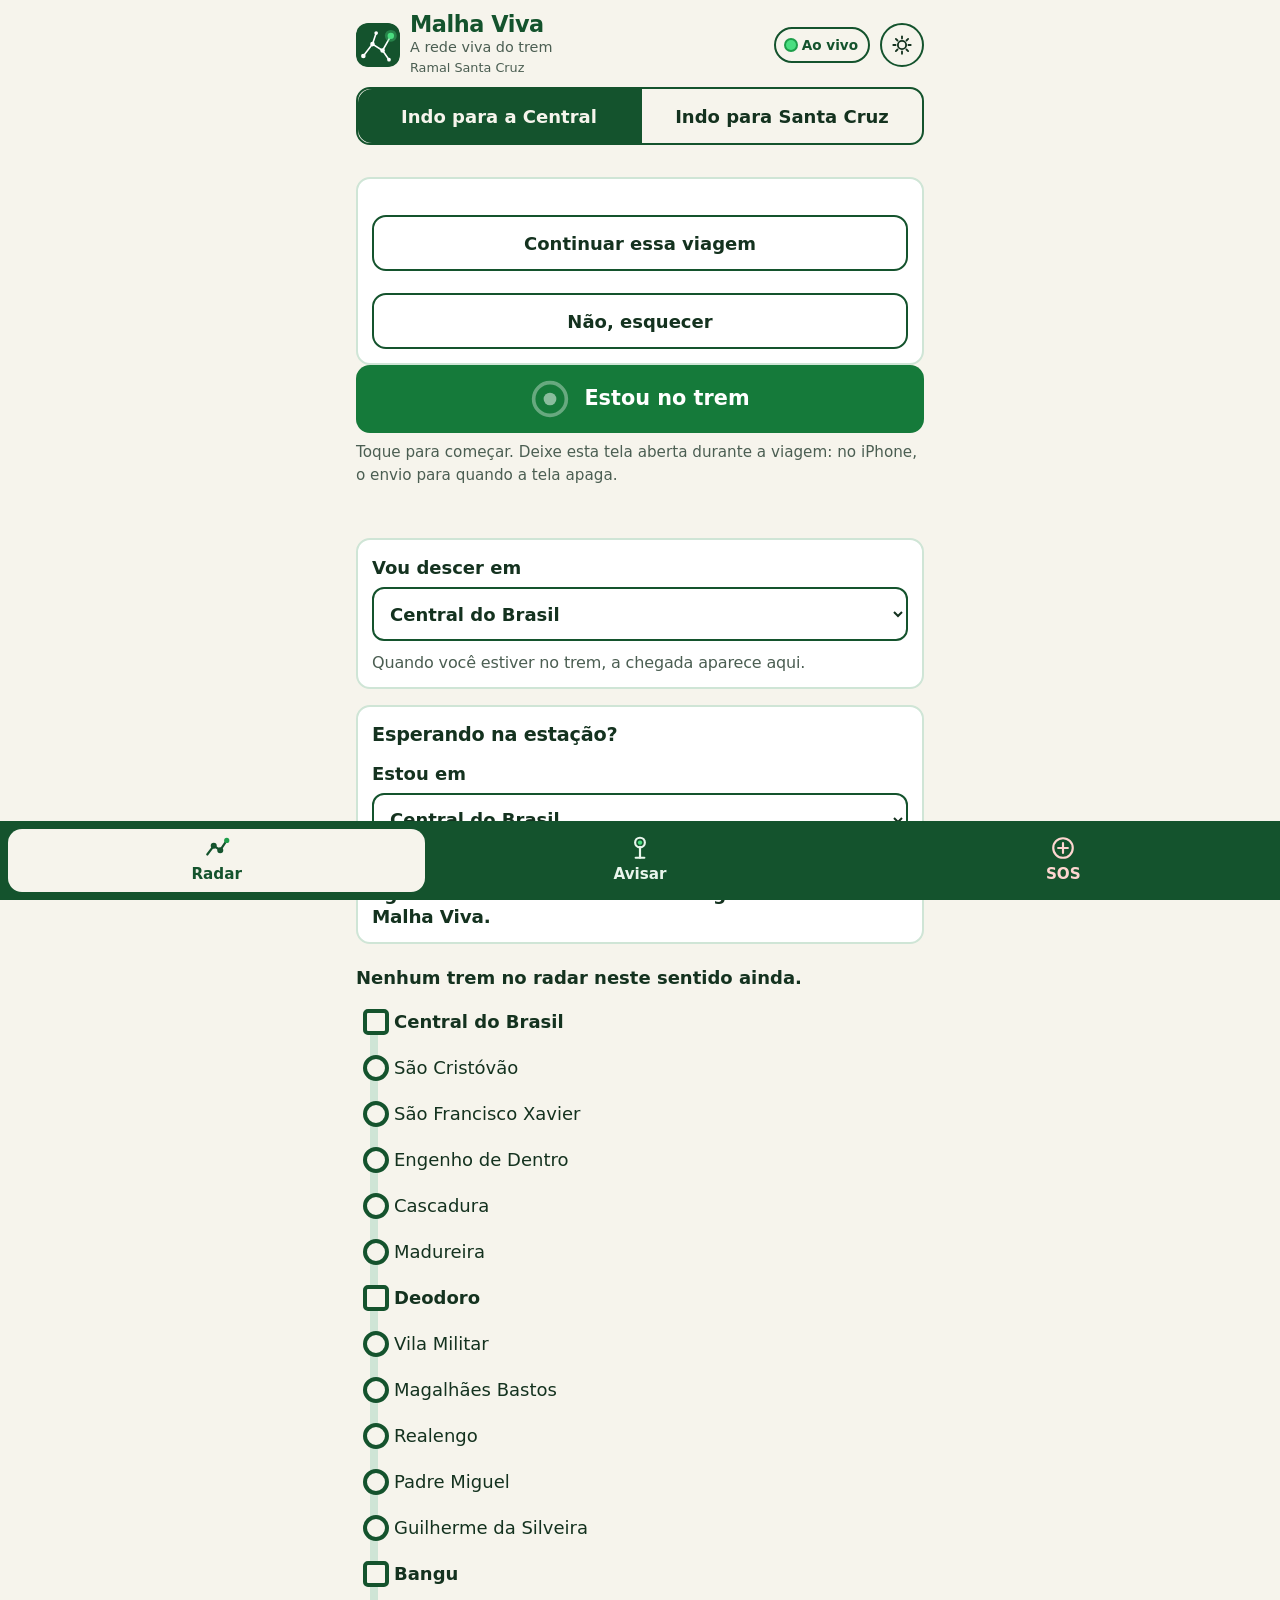
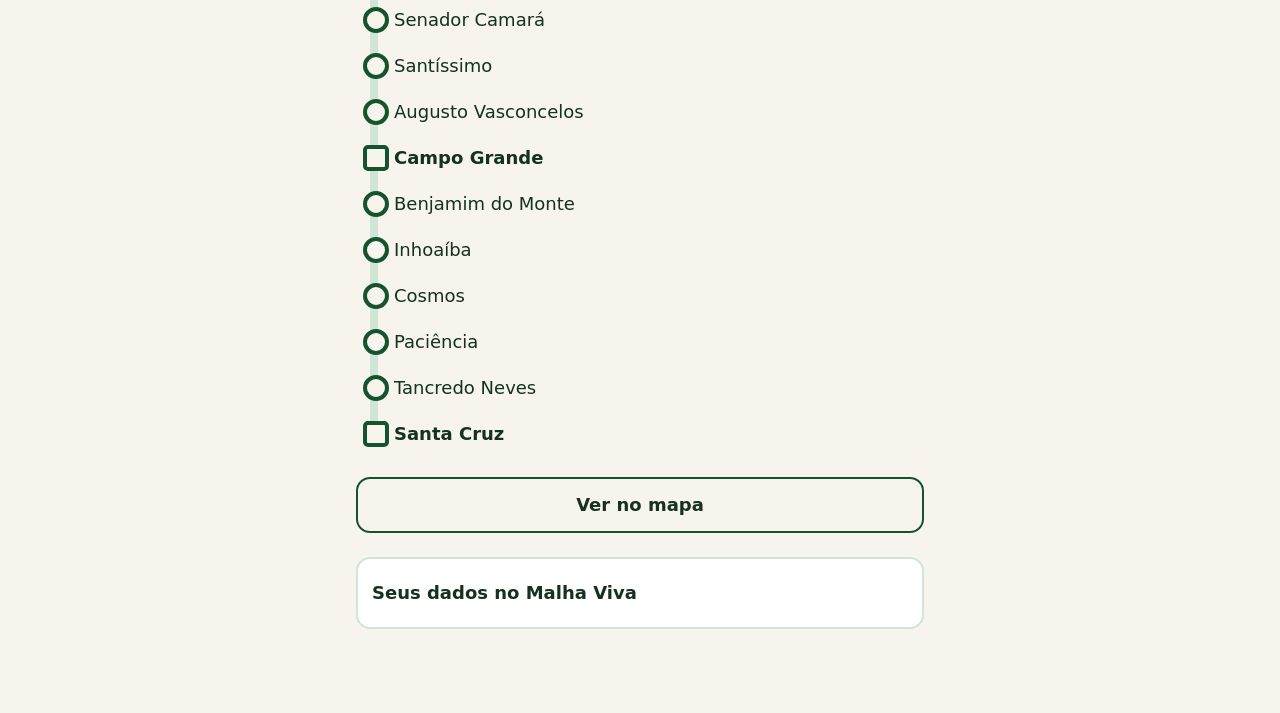
<file: index.html>
<!doctype html>
<html lang="pt-BR">
<head>
  <meta charset="utf-8">
  <meta name="viewport" content="width=device-width, initial-scale=1, viewport-fit=cover">
  <meta name="theme-color" content="#14532D">
  <meta name="apple-mobile-web-app-capable" content="yes">
  <meta name="apple-mobile-web-app-title" content="Malha Viva">
  <!-- FRO-59: só o que o app usa. Supabase (dados), Cloudflare (CAPTCHA), unpkg (mapa), OSM (blocos do mapa), Google Fonts -->
  <meta http-equiv="Content-Security-Policy" content="default-src 'self'; script-src 'self' https://challenges.cloudflare.com https://unpkg.com; style-src 'self' 'unsafe-inline' https://fonts.googleapis.com https://unpkg.com; font-src 'self' https://fonts.gstatic.com; img-src 'self' data: https://tile.openstreetmap.org https://unpkg.com; connect-src 'self' https://kqoyjnvokmlufmeioyxd.supabase.co https://challenges.cloudflare.com; frame-src https://challenges.cloudflare.com; worker-src 'self'; manifest-src 'self'; base-uri 'self'; form-action 'self'">
  <title>Malha Viva</title>
  <link rel="manifest" href="manifest.webmanifest">
  <link rel="icon" href="icone.svg" type="image/svg+xml">
  <link rel="icon" href="icones/favicon-32.png" type="image/png" sizes="32x32">
  <link rel="apple-touch-icon" href="icones/apple-touch-icon-180.png">
  <link rel="preconnect" href="https://fonts.googleapis.com">
  <link rel="preconnect" href="https://fonts.gstatic.com" crossorigin>
  <link rel="stylesheet" crossorigin="anonymous" href="https://fonts.googleapis.com/css2?family=Atkinson+Hyperlegible:wght@400;700&family=Space+Grotesk:wght@500;700&display=swap">
  <link rel="stylesheet" href="estilo.css">
  <script type="module" src="js/app.js"></script>
</head>
<body>
  <header class="topo">
    <img class="selo" src="icone.svg" alt="" width="44" height="44">
    <div class="marca">
      <h1>Malha Viva</h1>
      <p class="assinatura">A rede viva do trem</p>
      <p id="ramal" class="ramal">Carregando o ramal</p>
    </div>
    <span id="rede" class="rede" role="status" data-estado="ok"><span class="no" aria-hidden="true"></span><span class="txt">Conectado</span></span>
    <button id="btnSol" class="sol" type="button" aria-pressed="false" aria-label="Modo sol forte (mais contraste)">
      <svg viewBox="0 0 24 24" aria-hidden="true"><circle cx="12" cy="12" r="4.5"/><path d="M12 2.5v2.5M12 19v2.5M2.5 12H5M19 12h2.5M5.3 5.3l1.8 1.8M16.9 16.9l1.8 1.8M5.3 18.7l1.8-1.8M16.9 7.1l1.8-1.8"/></svg>
    </button>
  </header>

  <fieldset class="sentido">
    <legend class="sr">Sentido da viagem</legend>
    <label><input type="radio" name="sentido" value="central"><span>Indo para a Central</span></label>
    <label><input type="radio" name="sentido" value="santa_cruz"><span>Indo para Santa Cruz</span></label>
  </fieldset>

  <div id="guiaIphone" class="guia" role="dialog" aria-labelledby="t-guia" hidden>
    <h2 id="t-guia" tabindex="-1">Use o Malha Viva como app no iPhone</h2>
    <ol>
      <li>Toque em <strong>Compartilhar</strong> no Safari e depois em <strong>Adicionar à Tela de Início</strong>.</li>
      <li>Em Ajustes › Privacidade › Serviços de Localização › Sites do Safari, deixe <strong>Durante o uso</strong> e <strong>Localização Precisa</strong> ligada.</li>
      <li>No dia da viagem, deixe a tela ligada: no iPhone, o envio para quando a tela apaga.</li>
    </ol>
    <button id="btnGuiaOk" class="secundario" type="button">Entendi</button>
  </div>

  <main>
    <section data-aba="radar" aria-labelledby="t-radar">
      <h2 id="t-radar" class="sr">Radar do ramal</h2>
      <button id="btnBase" class="secundario" type="button" hidden>Tentar carregar o ramal de novo</button>

      <div id="retomar" class="bloco retomar" role="region" aria-labelledby="retomarTexto" hidden>
        <p id="retomarTexto"></p>
        <button id="btnRetomar" class="secundario" type="button">Continuar essa viagem</button>
        <button id="btnOutra" class="secundario" type="button">Não, esquecer</button>
      </div>

      <button id="btnTrem" class="principal" type="button" aria-pressed="false" data-gps="off">
        <svg class="anel" viewBox="0 0 44 44" aria-hidden="true">
          <circle class="trilho" cx="22" cy="22" r="18"/>
          <circle class="feito" cx="22" cy="22" r="18" pathLength="100"/>
          <circle class="no" cx="22" cy="22" r="7"/>
        </svg>
        <span class="textos"><span class="rotulo">Estou no trem</span><span class="estado"></span></span>
      </button>
      <p class="dica">Toque para começar. Deixe esta tela aberta durante a viagem: no iPhone, o envio para quando a tela apaga.</p>
      <p id="posStatus" class="status" role="status"></p>
      <p id="alarme" class="alarme" role="alert" hidden></p>
      <button id="btnTrocarSentido" class="secundario aviso-sentido" type="button" hidden></button>

      <div class="chegada">
        <label class="campo">Vou descer em
          <select id="destino"></select>
        </label>
        <p id="eta" class="eta" role="status"></p>
        <div id="trecho" class="trecho" hidden>
          <p class="trecho-nome"><span id="trechoDe"></span><span class="seta" aria-hidden="true"></span><span id="trechoPara"></span></p>
          <div class="barra" role="progressbar" aria-label="Trecho atual percorrido" aria-valuemin="0" aria-valuemax="100" aria-valuenow="0">
            <span id="trechoBarra"></span>
          </div>
        </div>
      </div>

      <section class="bloco" id="blocoEspera" aria-labelledby="t-espera" hidden>
        <h2 id="t-espera">Esperando na estação?</h2>
        <label class="campo">Estou em
          <select id="minhaEstacao"></select>
        </label>
        <p id="proximoTrem" class="eta espera" role="status" aria-live="polite"></p>
      </section>

      <section class="bloco" id="blocoChegadas" aria-labelledby="t-chegadas" hidden>
        <h2 id="t-chegadas">Próximas estações</h2>
        <table class="tabela chegadas">
          <thead><tr><th scope="col">Estação</th><th scope="col">Chega em</th><th scope="col"><span class="sr">Tempo que falta</span></th></tr></thead>
          <tbody id="tabChegadas"></tbody>
        </table>
      </section>

      <p id="trens" class="status trens-resumo" role="status" aria-live="off"></p>
      <ol id="faixa" class="faixa" aria-label="Estações no sentido escolhido, do destino para trás"></ol>
      <button id="btnMapa" class="secundario" type="button">Ver no mapa</button>
      <div id="mapa" class="mapa" hidden></div>
      <details class="privacidade">
        <summary>Seus dados no Malha Viva</summary>
        <ul>
          <li>Com "Estou no trem" ligado, o app envia a sua posição a cada 2 a 5 segundos, só quando você está perto da linha do trem. Longe da linha (em casa, na rua), nada é enviado.</li>
          <li>O radar mostra o trem, sem dizer quem está nele. Com só uma pessoa no trem, mostra apenas entre quais estações ele está.</li>
          <li>Você entra sem nome, e-mail ou CPF. O app cria um código anônimo neste celular.</li>
          <li>Nesta fase de testes, as posições ficam guardadas para calcular os tempos entre as estações. A limpeza automática (7 dias) começa quando os testes terminarem; até lá, a gente avisa aqui.</li>
          <li>Avisos ficam visíveis por 30 minutos, sem dizer quem avisou.</li>
          <li>Se o app der erro, ele envia a mensagem do erro, a versão do app e o modelo do navegador, para a gente corrigir.</li>
          <li>Outros serviços que recebem o endereço de internet do seu celular: Google Fonts (letras), Cloudflare (CAPTCHA no primeiro uso) e, só se você abrir o mapa, unpkg e OpenStreetMap.</li>
        </ul>
        <p><a href="privacidade.html">Termo de uso e privacidade completos</a></p>
      </details>

      <section class="bloco" id="diag" aria-label="Detalhes do GPS" data-estado="ok" hidden>
        <details id="diagDet">
        <summary>Detalhes do GPS</summary>
        <table class="tabela diagnostico">
          <tbody>
            <tr data-item="bom"><th scope="row">Posição recebida</th><td class="valor"></td><td class="medidor"><span></span></td></tr>
            <tr data-item="prec"><th scope="row">Precisão</th><td class="valor"></td><td class="medidor"><span></span></td></tr>
            <tr data-item="fila"><th scope="row">Esperando para enviar</th><td class="valor"></td><td class="medidor"><span></span></td></tr>
            <tr data-item="silencios"><th scope="row">Vezes sem sinal (mais de 30 s)</th><td class="valor"></td><td class="medidor"><span></span></td></tr>
          </tbody>
        </table>
        <button id="btnRegistro" class="secundario" type="button" hidden>Copiar registro da viagem</button>
        </details>
      </section>
    </section>

    <section data-aba="avisar" aria-labelledby="t-avisar" hidden>
      <h2 id="t-avisar">Avisar o que está acontecendo</h2>
      <label class="campo">Estação
        <select id="avisoEstacao"></select>
      </label>
      <p id="avisoOnde" class="onde" role="status"></p>
      <p class="dica">Segure o botão por 1 segundo para enviar. Soltar antes cancela.</p>
      <div class="tipos">
        <button type="button" class="segurar" data-tipo="Parado"><span>Trem parado</span></button>
        <button type="button" class="segurar" data-tipo="Atrasado"><span>Atrasado</span></button>
        <button type="button" class="segurar" data-tipo="Lotado"><span>Lotado</span></button>
        <button type="button" class="segurar" data-tipo="Sem ar"><span>Sem ar-condicionado</span></button>
        <button type="button" class="segurar" data-tipo="Inseguro"><span>Situação de risco</span></button>
      </div>
      <p id="avisoStatus" class="status" role="status"></p>
      <p class="dica">O aviso só aparece como confirmado quando duas pessoas com o "Estou no trem" ligado, perto da estação, avisam a mesma coisa.</p>
    </section>

    <section data-aba="sos" aria-labelledby="t-sos" hidden>
      <h2 id="t-sos">Emergência</h2>
      <div class="ligar">
        <a href="tel:190">Polícia 190</a>
        <a href="tel:192">SAMU 192</a>
        <a href="tel:193">Bombeiros 193</a>
      </div>
      <button id="btnSos" class="sos segurar" type="button"><span>Segure para compartilhar minha localização</span></button>
      <p id="sosStatus" class="status" role="status"></p>
      <p id="sosLink" class="sos-link" hidden><a href="#" target="_blank" rel="noopener"></a></p>
      <h3>Contatos de emergência</h3>
      <ul id="contatos" class="contatos"></ul>
      <details class="novo-contato">
      <summary>Adicionar contato</summary>
      <form id="formContato" class="novo">
        <label class="campo">Telefone com DDD
          <input id="novoContato" type="tel" inputmode="tel" autocomplete="tel" placeholder="21 99999-0000">
        </label>
        <button type="submit" class="secundario">Adicionar contato</button>
      </form>
      </details>
      <p class="dica">Os contatos ficam só neste celular. O Malha Viva não recebe esses números.</p>

    </section>
  </main>

  <dialog id="dlgTermo" class="termo" aria-labelledby="t-termo">
    <form method="dialog">
      <h2 id="t-termo">Antes do primeiro aviso</h2>
      <div id="dlgTermoTexto">
        <p>Avise só o que você está vendo. Avisos falsos levam à suspensão da conta.</p>
        <p>Emergência: ligue 190, 192 ou 193 primeiro.</p>
        <p>O aviso aparece para todos por 30 minutos, sem o seu nome.</p>
      </div>
      <p><a href="privacidade.html" target="_blank" rel="noopener">Ler o termo e a privacidade completos</a></p>
      <button value="aceito" class="principal-sec" type="submit">Aceito as regras</button>
      <button value="nao" class="secundario" type="submit">Agora não</button>
    </form>
  </dialog>

  <nav class="abas" aria-label="Seções">
    <button type="button" data-ir="radar">
      <svg viewBox="0 0 24 24" aria-hidden="true"><path d="M3 18 9 10l6 4 6-9"/><circle cx="9" cy="10" r="1.8"/><circle cx="15" cy="14" r="1.8"/><circle class="aceso" cx="21" cy="5" r="2.4"/></svg>
      <span>Radar</span>
    </button>
    <button type="button" data-ir="avisar">
      <svg viewBox="0 0 24 24" aria-hidden="true"><path d="M12 21V11"/><rect x="7.5" y="2.5" width="9" height="9" rx="4.5"/><circle class="aceso" cx="12" cy="7" r="2"/><path d="M8 21h8"/></svg>
      <span>Avisar</span>
    </button>
    <button type="button" data-ir="sos" class="ir-sos">
      <svg viewBox="0 0 24 24" aria-hidden="true"><circle cx="12" cy="12" r="9"/><path d="M12 7.5v9M7.5 12h9"/></svg>
      <span>SOS</span>
    </button>
  </nav>
</body>
</html>
</file>
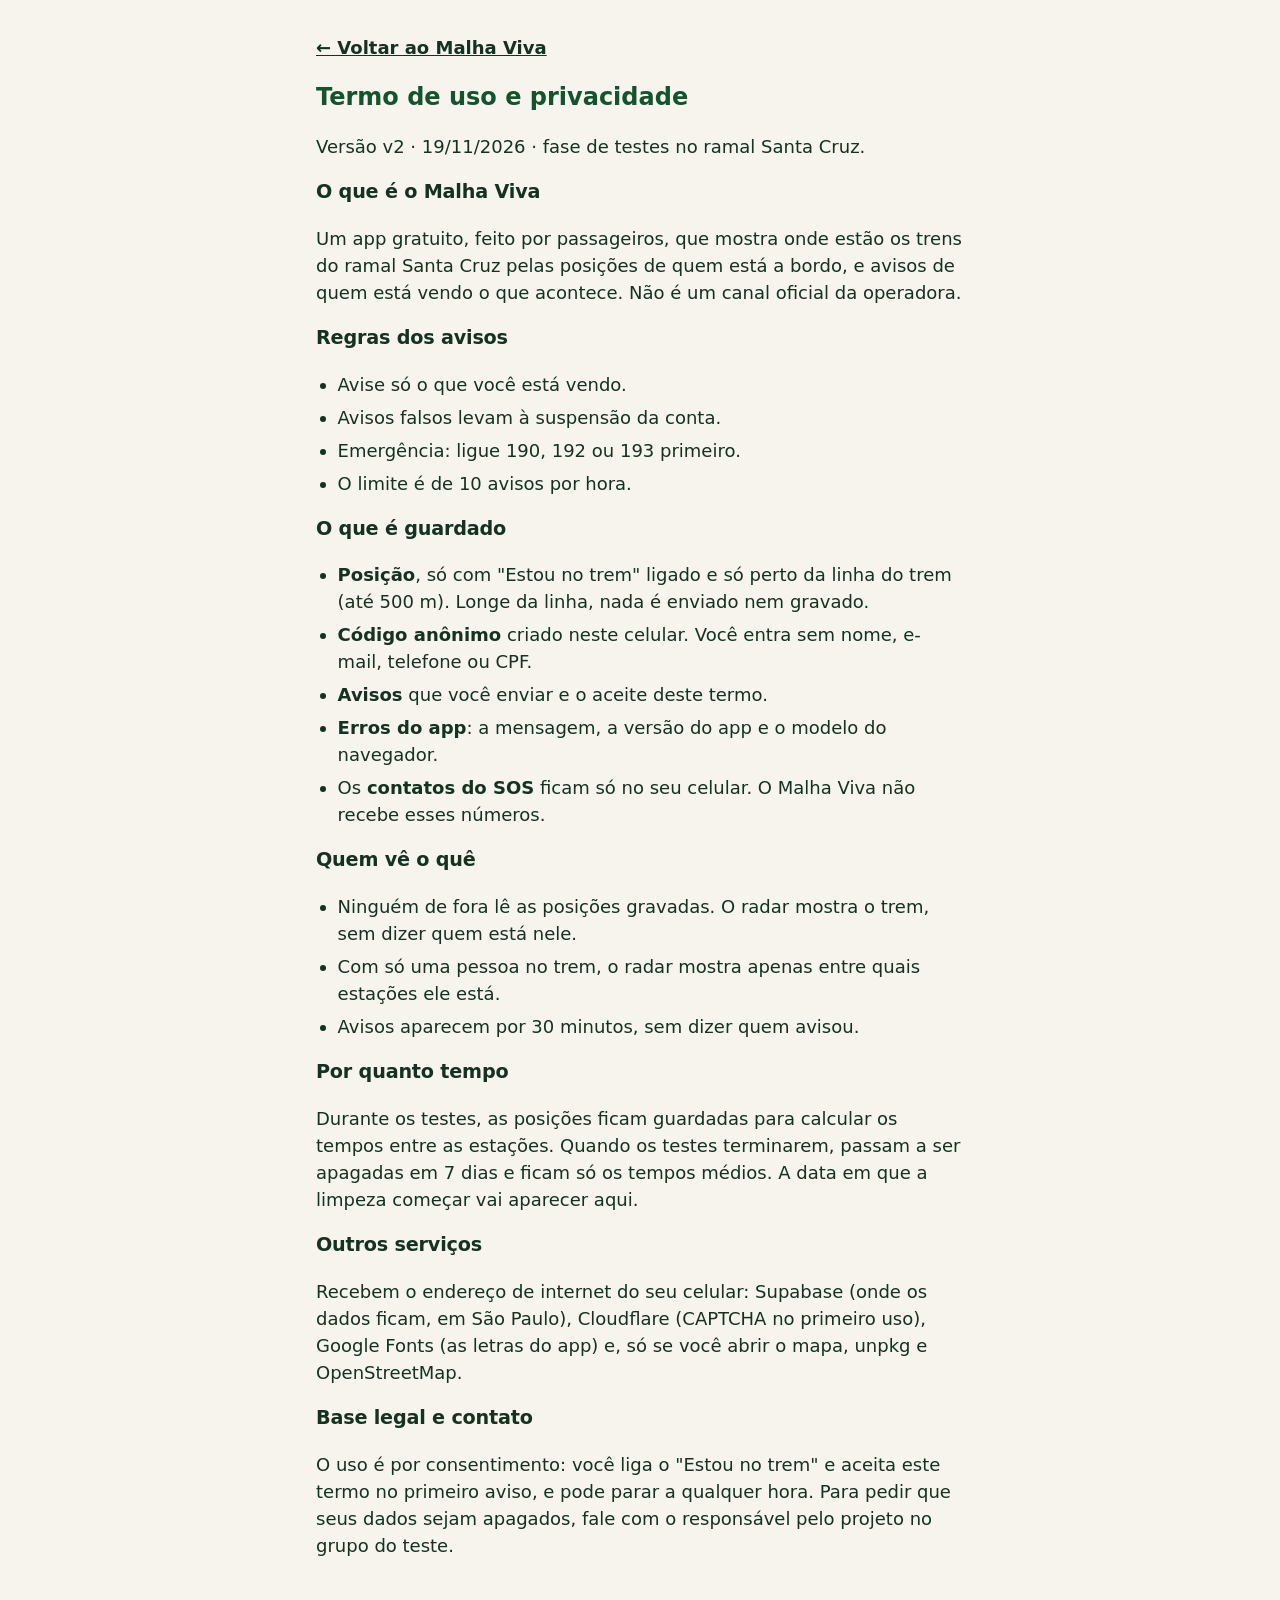
<file: privacidade.html>
<!doctype html>
<html lang="pt-BR">
<head>
  <meta charset="utf-8">
  <meta name="viewport" content="width=device-width, initial-scale=1, viewport-fit=cover">
  <meta name="theme-color" content="#14532D">
  <meta http-equiv="Content-Security-Policy" content="default-src 'self'; style-src 'self' 'unsafe-inline' https://fonts.googleapis.com; font-src https://fonts.gstatic.com; img-src 'self'">
  <title>Malha Viva · termo e privacidade</title>
  <link rel="icon" href="icone.svg" type="image/svg+xml">
  <link rel="stylesheet" href="estilo.css">
</head>
<body>
  <main class="pagina-texto">
    <p><a href="./#radar">← Voltar ao Malha Viva</a></p>
    <h1>Termo de uso e privacidade</h1>
    <p>Versão v2 · 19/11/2026 · fase de testes no ramal Santa Cruz.</p>

    <h2>O que é o Malha Viva</h2>
    <p>Um app gratuito, feito por passageiros, que mostra onde estão os trens do ramal Santa Cruz pelas posições de quem está a bordo, e avisos de quem está vendo o que acontece. Não é um canal oficial da operadora.</p>

    <h2>Regras dos avisos</h2>
    <ul>
      <li>Avise só o que você está vendo.</li>
      <li>Avisos falsos levam à suspensão da conta.</li>
      <li>Emergência: ligue 190, 192 ou 193 primeiro.</li>
      <li>O limite é de 10 avisos por hora.</li>
    </ul>

    <h2>O que é guardado</h2>
    <ul>
      <li><strong>Posição</strong>, só com "Estou no trem" ligado e só perto da linha do trem (até 500 m). Longe da linha, nada é enviado nem gravado.</li>
      <li><strong>Código anônimo</strong> criado neste celular. Você entra sem nome, e-mail, telefone ou CPF.</li>
      <li><strong>Avisos</strong> que você enviar e o aceite deste termo.</li>
      <li><strong>Erros do app</strong>: a mensagem, a versão do app e o modelo do navegador.</li>
      <li>Os <strong>contatos do SOS</strong> ficam só no seu celular. O Malha Viva não recebe esses números.</li>
    </ul>

    <h2>Quem vê o quê</h2>
    <ul>
      <li>Ninguém de fora lê as posições gravadas. O radar mostra o trem, sem dizer quem está nele.</li>
      <li>Com só uma pessoa no trem, o radar mostra apenas entre quais estações ele está.</li>
      <li>Avisos aparecem por 30 minutos, sem dizer quem avisou.</li>
    </ul>

    <h2>Por quanto tempo</h2>
    <p>Durante os testes, as posições ficam guardadas para calcular os tempos entre as estações. Quando os testes terminarem, passam a ser apagadas em 7 dias e ficam só os tempos médios. A data em que a limpeza começar vai aparecer aqui.</p>

    <h2>Outros serviços</h2>
    <p>Recebem o endereço de internet do seu celular: Supabase (onde os dados ficam, em São Paulo), Cloudflare (CAPTCHA no primeiro uso), Google Fonts (as letras do app) e, só se você abrir o mapa, unpkg e OpenStreetMap.</p>

    <h2>Base legal e contato</h2>
    <p>O uso é por consentimento: você liga o "Estou no trem" e aceita este termo no primeiro aviso, e pode parar a qualquer hora. Para pedir que seus dados sejam apagados, fale com o responsável pelo projeto no grupo do teste.</p>
  </main>
</body>
</html>
</file>
<file: estilo.css>
/* Malha Viva · PWA (Nota 2). A placa de linha acima da porta do trem, viva: o ramal é o trilho e você é o nó aceso.
   Cores da identidade; âmbar de sinal ferroviário só para avisos; vermelho só para SOS e falha. */
:root {
  --marca: #14532D;      /* selo, texto da marca, botões */
  --linha: #1E9E4A;      /* o trilho e o que já foi percorrido */
  --aceso: #4ADE80;      /* só o que está vivo agora: você, um trem, o GPS ok */
  --papel: #F6F4EC;
  --superficie: #FFFFFF;
  --tinta: #14321F;
  --suave: #4B5E52;
  --borda: #14532D;
  --trilho-vazio: #CFE5D6;
  --sinal: #E8A100;
  --sinal-tinta: #1A1300;
  --perigo: #B42318;
  --sobre-marca: #F6F4EC;
  --b: 2px;              /* espessura das bordas (o modo sol engrossa) */
  --raio: 14px;
  --texto: "Atkinson Hyperlegible", system-ui, -apple-system, "Segoe UI", Roboto, sans-serif;
  --titulo: "Space Grotesk", var(--texto);
  color-scheme: light;
}
@media (prefers-color-scheme: dark) {
  :root:not([data-sol]) {
    --marca: #4ADE80; --papel: #0D2116; --superficie: #123020; --tinta: #E9F5EC; --suave: #A9C2B1;
    --borda: #2F7A4C; --trilho-vazio: #1E4630; --sobre-marca: #0D2116; color-scheme: dark;
  }
}
/* Modo sol forte: preto no branco, bordas grossas, sem transparência (tela perto da janela do trem) */
:root[data-sol] {
  --marca: #0B3D20; --linha: #0F7A36; --papel: #FFFFFF; --superficie: #FFFFFF; --tinta: #000000; --suave: #1F2A22;
  --borda: #000000; --trilho-vazio: #9FC6AE; --b: 3px; color-scheme: light;
}

* { box-sizing: border-box; }
html { -webkit-text-size-adjust: 100%; }
body {
  margin: 0;
  background: var(--papel);
  color: var(--tinta);
  font: 18px/1.5 var(--texto);
  padding-bottom: calc(84px + env(safe-area-inset-bottom));
}
.sr { position: absolute; width: 1px; height: 1px; overflow: hidden; clip: rect(0 0 0 0); white-space: nowrap; }
:focus-visible { outline: 3px solid var(--sinal); outline-offset: 2px; }
h1, h2, h3, .eta, .trecho-nome, .faixa .nome, .tabela th[scope="row"], .chegadas td:first-child { font-family: var(--titulo); }
h2 { font-size: 1.2rem; margin: 0 0 10px; letter-spacing: -0.01em; }
h3 { font-size: 1.1rem; margin: 24px 0 8px; }

/* ------------------------------------------------------------------ topo */
.topo { display: grid; grid-template-columns: auto 1fr auto auto; align-items: center; gap: 10px;
  padding: calc(12px + env(safe-area-inset-top)) 16px 10px; max-width: 600px; margin: 0 auto; }
.selo { display: block; border-radius: 12px; }
.marca h1 { margin: 0; font-size: 1.4rem; font-weight: 700; letter-spacing: -0.02em; line-height: 1.1; color: var(--marca); }
.assinatura { margin: 0; font-size: 0.9rem; color: var(--suave); }
.ramal { margin: 0; font-size: 0.8rem; color: var(--suave); }
.rede { display: inline-flex; align-items: center; gap: 6px; font-size: 0.85rem; font-weight: 700; padding: 6px 10px;
  border-radius: 999px; border: var(--b) solid currentColor; white-space: nowrap; }
.rede .no { width: 10px; height: 10px; border-radius: 50%; background: currentColor; }
.rede[data-estado="ok"] { color: var(--marca); } /* crítica: verde ramal dava 3,15:1 */
.rede[data-estado="ok"] .no { background: var(--aceso); box-shadow: 0 0 0 2px var(--linha); }
.rede[data-estado="fila"] { color: #8A5A00; }
.rede[data-estado="fila"] .no { animation: piscar 1.2s ease-in-out infinite; }
.rede[data-estado="off"] { color: var(--perigo); }
@media (prefers-color-scheme: dark) { :root:not([data-sol]) .rede[data-estado="fila"] { color: var(--sinal); } }
.sol { width: 44px; height: 44px; min-height: 44px; padding: 0; border-radius: 50%; border: var(--b) solid var(--borda);
  background: transparent; color: var(--tinta); display: grid; place-items: center; }
.sol svg { width: 22px; height: 22px; fill: none; stroke: currentColor; stroke-width: 2; stroke-linecap: round; }
.sol[aria-pressed="true"] { background: var(--tinta); color: var(--papel); }

/* ------------------------------------------------------------------ sentido: duas metades de uma mesma placa */
.sentido { display: grid; grid-template-columns: 1fr 1fr; margin: 0 auto; padding: 0; border: var(--b) solid var(--borda);
  border-radius: var(--raio); overflow: hidden; max-width: calc(600px - 32px); width: calc(100% - 32px); }
.sentido label { position: relative; display: flex; align-items: center; justify-content: center; min-height: 54px;
  padding: 8px; font-weight: 700; text-align: center; cursor: pointer; line-height: 1.2; }
.sentido label + label { border-left: var(--b) solid var(--borda); }
.sentido input { position: absolute; opacity: 0; inset: 0; margin: 0; }
.sentido label:has(input:checked) { background: var(--marca); color: var(--sobre-marca); }
.sentido label:has(input:focus-visible) { outline: 3px solid var(--sinal); outline-offset: -5px; }

main { padding: 0 16px; max-width: 600px; margin: 0 auto; }
section[data-aba] { padding-top: 16px; }

/* ------------------------------------------------------------------ botões */
button, .ligar a, .contato { font: inherit; min-height: 56px; border-radius: var(--raio); cursor: pointer; }
.secundario { width: 100%; margin-top: 12px; background: transparent; color: var(--tinta); border: var(--b) solid var(--borda); font-weight: 700; }
.secundario.feito { background: var(--linha); color: #fff; border-color: var(--linha); }
.aviso-sentido { border-color: var(--sinal); border-style: dashed; }

/* "Estou no trem": o anel se fecha enquanto o GPS procura; o nó acende quando a posição cai na linha */
.principal { width: 100%; min-height: 68px; display: flex; align-items: center; justify-content: center; gap: 14px;
  border: 0; background: #157A3A; color: #fff; font-family: var(--titulo); font-size: 1.3rem; font-weight: 700; } /* crítica: 5:1 no sol (era 3,5:1) */
.anel { width: 40px; height: 40px; flex: none; transform: rotate(-90deg); }
.anel circle { fill: none; stroke-width: 4; }
.anel .trilho { stroke: rgba(255, 255, 255, 0.35); }
.anel .feito { stroke: #fff; stroke-dasharray: 100; stroke-dashoffset: calc(100 - var(--p, 0) * 100); stroke-linecap: round;
  transition: stroke-dashoffset 0.9s linear; }
.anel .no { fill: rgba(255, 255, 255, 0.5); stroke: none; }
/* verde-escuro fixo (não o --marca, que vira verde aceso no modo escuro e apagaria o anel) */
.principal[data-gps="procurando"] { background: #14532D; color: #F6F4EC; }
.principal[data-gps="procurando"] .anel .feito { stroke: var(--aceso); }
.principal[data-gps="ok"] { background: #14532D; color: #F6F4EC; box-shadow: inset 0 0 0 4px var(--aceso); }
.principal[data-gps="ok"] .anel .feito { stroke: var(--aceso); stroke-dashoffset: 0; }
.principal[data-gps="ok"] .anel .no { fill: var(--aceso); }
/* FRO-61: pisca uma vez a cada posição boa (era sem parar) */
.principal .anel .no.pulso { animation: piscar 0.9s ease-in-out 1; }
.principal[data-gps="calado"] { background: var(--perigo); color: #fff; }
.principal[data-gps="calado"] .anel .feito { stroke: #fff; }

.dica { color: var(--suave); font-size: 0.95rem; margin: 8px 0; }
.status { font-weight: 700; min-height: 1.5em; margin: 8px 0; }
.campo { display: grid; gap: 6px; margin: 0 0 4px; font-weight: 700; }
select, input { font: inherit; min-height: 54px; padding: 8px 12px; border-radius: 12px; border: var(--b) solid var(--borda);
  background: var(--superficie); color: var(--tinta); width: 100%; }

/* ------------------------------------------------------------------ chegada e trecho atual */
.chegada, .bloco { margin-top: 16px; padding: 14px; border-radius: var(--raio); background: var(--superficie);
  border: var(--b) solid var(--trilho-vazio); }
:root[data-sol] .chegada, :root[data-sol] .bloco { border-color: var(--borda); }
.eta { font-size: 1.45rem; font-weight: 700; line-height: 1.25; margin: 12px 0 0; letter-spacing: -0.01em; }
.trecho { margin-top: 12px; }
.trecho-nome { margin: 0 0 6px; font-weight: 700; display: flex; flex-wrap: wrap; align-items: center; gap: 4px 8px; }
.trecho-nome .seta { width: 22px; height: 2px; background: var(--linha); position: relative; }
.trecho-nome .seta::after { content: ""; position: absolute; right: -2px; top: -4px; border: 5px solid transparent; border-left-color: var(--linha); }
.barra { height: 12px; border-radius: 6px; background: var(--trilho-vazio); overflow: hidden; }
.barra > span { display: block; height: 100%; width: calc(var(--p, 0) * 100%); background: var(--linha); border-radius: 6px;
  transition: width 0.9s linear; }

/* ------------------------------------------------------------------ tabelas */
.tabela { width: 100%; border-collapse: collapse; font-variant-numeric: tabular-nums; }
.tabela th, .tabela td { text-align: left; padding: 10px 6px; border-top: 1px solid var(--trilho-vazio); vertical-align: middle; }
.tabela thead th { border-top: 0; font-size: 0.85rem; color: var(--suave); font-weight: 700; padding-top: 0; }
.chegadas td:nth-child(2) { white-space: nowrap; font-weight: 700; }
.chegadas td:last-child { width: 34%; }
.chegadas tr.proxima td { color: var(--marca); font-weight: 700; }
.chegadas tr.destino td:first-child::after { content: " (seu destino)"; font-family: var(--texto); font-weight: 400; color: var(--suave); font-size: 0.85rem; }
.chegadas .barra { height: 8px; }
.diagnostico th[scope="row"] { font-weight: 500; font-size: 0.95rem; }
.diagnostico .valor { white-space: nowrap; font-weight: 700; text-align: right; }
.diagnostico .medidor { width: 30%; }
.diagnostico .medidor::before { content: ""; display: block; height: 8px; border-radius: 4px; background: var(--trilho-vazio); margin-bottom: -8px; }
.diagnostico .medidor span { display: block; height: 8px; border-radius: 4px; background: var(--linha); width: calc(var(--p, 0) * 100%);
  transition: width 0.9s linear; }
.diagnostico tr[data-nivel="atencao"] .medidor span { background: var(--sinal); }
.diagnostico tr[data-nivel="ruim"] .medidor span { background: var(--perigo); }
.diagnostico tr[data-nivel="ruim"] .valor { color: var(--perigo); }
#diag[data-estado="alerta"] { border-color: var(--perigo); box-shadow: inset 0 0 0 2px var(--perigo); }

/* ------------------------------------------------------------------ a faixa: o trilho vivo (destino no topo) */
.trens-resumo { margin-top: 20px; }
.faixa { list-style: none; margin: 8px 0 8px; padding: 0 0 0 38px; position: relative; }
.faixa::before, .faixa::after { content: ""; position: absolute; left: 14px; width: 8px; border-radius: 4px; }
.faixa::before { top: 16px; bottom: 16px; background: var(--trilho-vazio); }
/* o que já foi percorrido: da origem (embaixo) até o nó aceso */
.faixa::after { top: var(--feito-topo, 100%); bottom: 16px; background: var(--linha); transition: top 0.9s linear; }
.faixa li { position: relative; min-height: 46px; display: flex; flex-wrap: wrap; align-items: center; gap: 6px 10px; padding: 6px 0; z-index: 1; }
.faixa .nome { font-weight: 500; }
.faixa .estacao::before { content: ""; position: absolute; left: -31px; width: 18px; height: 18px; border-radius: 50%;
  background: var(--papel); border: 4px solid var(--marca); }
.faixa .terminal::before { border-radius: 5px; }
.faixa .terminal .nome { font-weight: 700; }
.faixa .eu { color: var(--marca); font-family: var(--titulo); font-weight: 700; }
.faixa .eu::before { content: ""; position: absolute; left: -35px; width: 26px; height: 26px; border-radius: 50%;
  background: var(--aceso); border: 4px solid var(--marca); animation: acender 2s ease-out 3; } /* FRO-61: 3 vezes, não sem parar */
.faixa .eu.estimado::before { background: transparent; border-style: dashed; animation: none; }
.faixa .trem { font-weight: 700; }
.faixa .trem::before { content: ""; position: absolute; left: -35px; width: 26px; height: 18px; border-radius: 6px;
  background: var(--marca); border: 3px solid var(--aceso); }
.faixa .trem.estimado { font-weight: 500; color: var(--suave); }
.faixa .trem.estimado::before { background: transparent; border-style: dashed; border-color: var(--marca); }
/* FRO-52: o trem envelhece na tela; o texto diz a idade (a cor não é a única pista) */
.faixa .trem.velho { opacity: 0.75; }
.faixa .trem.antigo { opacity: 0.55; font-weight: 500; color: var(--suave); }
.faixa .trem.antigo::before { background: var(--trilho-vazio); border-color: var(--suave); }
.faixa .trem.aproximado::before { border-style: dotted; }
.aviso { font-size: 0.85rem; font-weight: 700; padding: 2px 8px; border-radius: 6px; border: 2px dashed var(--sinal); color: var(--tinta); }
.aviso.confirmado { background: var(--sinal); border-style: solid; color: var(--sinal-tinta); }

.mapa { height: 360px; margin-top: 12px; border-radius: var(--raio); overflow: hidden; border: var(--b) solid var(--borda); }

/* ------------------------------------------------------------------ segurar 1 s para enviar */
.segurar { position: relative; overflow: hidden; isolation: isolate; }
.segurar::before { content: ""; position: absolute; inset: auto 0 0 0; height: 8px; z-index: -1; background: var(--enche, var(--sinal));
  transform: scaleX(0); transform-origin: left; }
.segurar.segurando::before { transform: scaleX(1); transition: transform 1s linear; }
.segurar.feito::before { transform: scaleX(1); height: 100%; } /* crítica: só enche o botão todo no fim; durante, barra embaixo (texto legível) */
.tipos { display: grid; gap: 10px; margin-top: 12px; }
.tipos button { border: var(--b) solid var(--borda); background: transparent; color: var(--tinta); font-weight: 700; text-align: left; padding: 0 16px; }
.tipos button.feito { color: var(--sinal-tinta); } /* durante o preenchimento o texto fica na cor normal, legível */

/* ------------------------------------------------------------------ SOS */
.ligar { display: grid; gap: 10px; }
.ligar a { display: flex; align-items: center; justify-content: center; background: var(--perigo); color: #fff;
  font-family: var(--titulo); font-weight: 700; font-size: 1.25rem; text-decoration: none; }
.sos { width: 100%; margin-top: 16px; border: 3px solid var(--perigo); background: transparent; color: var(--perigo); font-weight: 700; --enche: var(--perigo); }
.sos.feito { color: #fff; }
.contatos { list-style: none; padding: 0; margin: 0; display: grid; gap: 8px; }
.contatos li { display: grid; grid-template-columns: 1fr auto; gap: 8px; }
.contato { display: flex; align-items: center; padding: 0 14px; border: var(--b) solid var(--borda); color: var(--tinta); text-decoration: none; font-weight: 700; }
.tirar { border: 0; background: transparent; color: var(--suave); text-decoration: underline; padding: 0 8px; }
.novo { margin-top: 12px; }

/* ------------------------------------------------------------------ guia do iPhone */
.guia { margin: 14px 16px 0; padding: 16px; border-radius: var(--raio); background: var(--superficie);
  border: var(--b) solid var(--marca); max-width: calc(600px - 32px); }
@media (min-width: 632px) { .guia { margin-left: auto; margin-right: auto; } }
.guia h2 { color: var(--marca); }
.guia ol { margin: 0; padding-left: 1.3em; display: grid; gap: 8px; }

/* ------------------------------------------------------------------ abas */
.abas { position: fixed; inset: auto 0 0 0; display: grid; grid-template-columns: 1fr 1fr 1fr; gap: 6px;
  padding: 8px 8px calc(8px + env(safe-area-inset-bottom)); background: #14532D; z-index: 10; }
.abas button { border: 0; background: transparent; color: #E9F5EC; font-weight: 700; font-size: 0.95rem;
  display: grid; justify-items: center; gap: 2px; min-height: 60px; padding: 6px 0; }
.abas svg { width: 26px; height: 26px; fill: none; stroke: currentColor; stroke-width: 2; stroke-linecap: round; stroke-linejoin: round; }
.abas svg .aceso { fill: #4ADE80; stroke: none; }
.abas button[aria-current="true"] { background: #F6F4EC; color: #14532D; }
.abas button[aria-current="true"] svg .aceso { fill: #1E9E4A; }
.abas .ir-sos { color: #FFD6D1; }
.abas .ir-sos[aria-current="true"] { background: #B42318; color: #fff; }
@media (prefers-color-scheme: dark) { :root:not([data-sol]) .abas { background: #06170D; } }

/* ------------------------------------------------------------------ movimento */
@keyframes acender { 0% { box-shadow: 0 0 0 0 rgba(74, 222, 128, 0.7); } 100% { box-shadow: 0 0 0 14px rgba(74, 222, 128, 0); } }
@keyframes piscar { 50% { opacity: 0.3; } }
@media (prefers-reduced-motion: reduce) {
  *, *::before, *::after { animation: none !important; transition: none !important; }
  .segurar.segurando::before { transform: scaleX(0.5); } /* sem animar: meio cheio mostra que está segurando */
}
@media (prefers-color-scheme: dark) {
  :root:not([data-sol]) .sos:not(.feito) { color: #FF9B8E; border-color: #FF9B8E; } /* vermelho claro: contraste no fundo escuro */
}

/* Nota 3 · P4: privacidade */
.privacidade { margin-top: 24px; padding: 12px 14px; border-radius: var(--raio); border: var(--b) solid var(--trilho-vazio); background: var(--superficie); }
.privacidade summary { font-family: var(--titulo); font-weight: 700; cursor: pointer; min-height: 44px; display: flex; align-items: center; } /* FRO-14 */
.privacidade ul { margin: 10px 0 0; padding-left: 1.2em; display: grid; gap: 6px; color: var(--suave); font-size: 0.95rem; }

/* revisão: GPS bom, mas fora da linha do trem */
.principal[data-gps="fora"] { background: #14532D; color: #F6F4EC; box-shadow: inset 0 0 0 4px var(--sinal); }
.principal[data-gps="fora"] .anel .feito { stroke: var(--sinal); stroke-dashoffset: 0; }
/* revisão: segurar no celular sem selecionar texto nem abrir menu; arrastar para rolar cancela */
.segurar { touch-action: manipulation; user-select: none; -webkit-user-select: none; -webkit-touch-callout: none; }

/* crítica (impeccable, 26/40) */
.principal .textos { display: grid; text-align: left; line-height: 1.15; }
.principal .estado { font-family: var(--texto); font-size: 0.9rem; font-weight: 700; opacity: 0.92; }
.principal .estado:empty { display: none; }
.principal.segurando::before, .principal.feito::before { --enche: var(--perigo); }
.eta.vazio { font-family: var(--texto); font-size: 1rem; font-weight: 400; color: var(--suave); }
.onde { font-weight: 700; color: var(--marca); margin: 4px 0 8px; }
.onde:empty { display: none; }
.faixa .resumo { min-height: 44px; }
.faixa .resumo button { min-height: 44px; padding: 0 12px; border: var(--b) dashed var(--borda); background: transparent; color: var(--suave); font-weight: 700; border-radius: 10px; }
#diag details > summary, .novo-contato > summary { font-family: var(--titulo); font-weight: 700; cursor: pointer; min-height: 44px; display: flex; align-items: center; }
#diag[data-estado="alerta"] summary { color: var(--perigo); }
.sos-link { margin: 4px 0 8px; font-weight: 700; }
.sos-link a { color: var(--tinta); }
.novo-contato { margin-top: 12px; }

/* Fases 1 e 5 (19/11) */
.alarme { margin: 8px 0; padding: 14px; border-radius: var(--raio); background: var(--sinal); color: var(--sinal-tinta);
  font-family: var(--titulo); font-size: 1.2rem; font-weight: 700; } /* FRO-54 */
.retomar { display: grid; gap: 10px; } /* RAS-15 */
.retomar p { margin: 0; font-weight: 700; }
.eta.espera { font-size: 1.15rem; } /* FRO-53 */
.termo { max-width: min(560px, calc(100vw - 32px)); border: var(--b) solid var(--marca); border-radius: var(--raio);
  background: var(--superficie); color: var(--tinta); padding: 18px; } /* FRO-56 */
.termo::backdrop { background: rgba(0, 0, 0, 0.55); }
.termo form { display: grid; gap: 10px; }
.termo p { margin: 0; }
.principal-sec { border: 0; background: #157A3A; color: #fff; font-weight: 700; font-family: var(--titulo); font-size: 1.1rem; }
.pagina-texto { max-width: 680px; margin: 0 auto; padding: 16px 16px 48px; line-height: 1.5; }
.pagina-texto h1 { font-size: 1.5rem; color: var(--marca); }
.pagina-texto ul { padding-left: 1.2em; display: grid; gap: 6px; }
.pagina-texto a { color: var(--tinta); font-weight: 700; }
</file>
